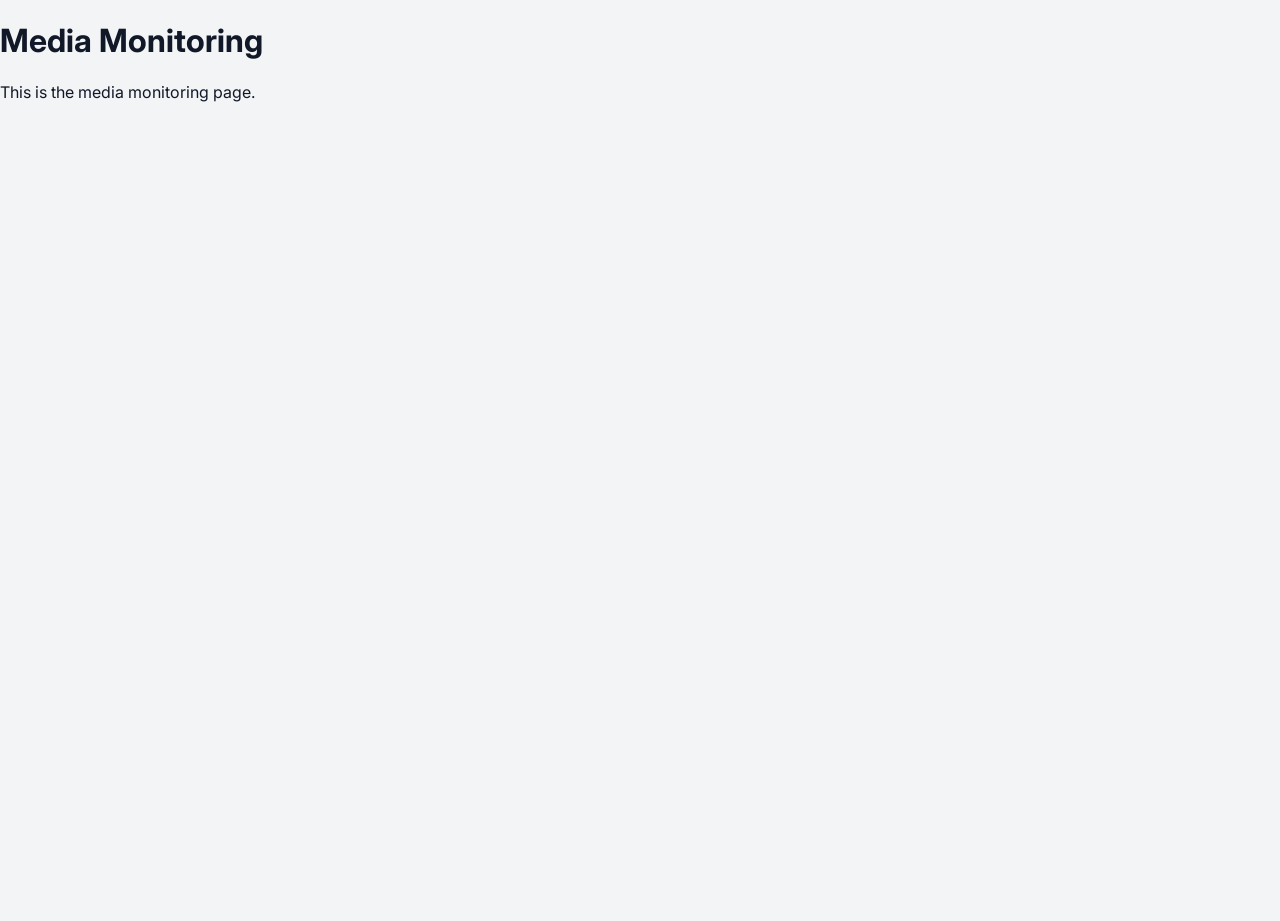
<file: src/frontend/media_analysis.html>
<!DOCTYPE html>
<html lang="en">
<head>
    <meta charset="UTF-8">
    <meta name="viewport" content="width=device-width, initial-scale=1.0">
    <title>Media Monitoring</title>
    <link rel="stylesheet" href="style.css?v=1.1">
</head>
<body>
    <div class="container">
        <header class="entity-header">
            <h1>Media Monitoring</h1>
        </header>
        <main>
            <p>This is the media monitoring page.</p>
        </main>
    </div>
</body>
</html>
</file>
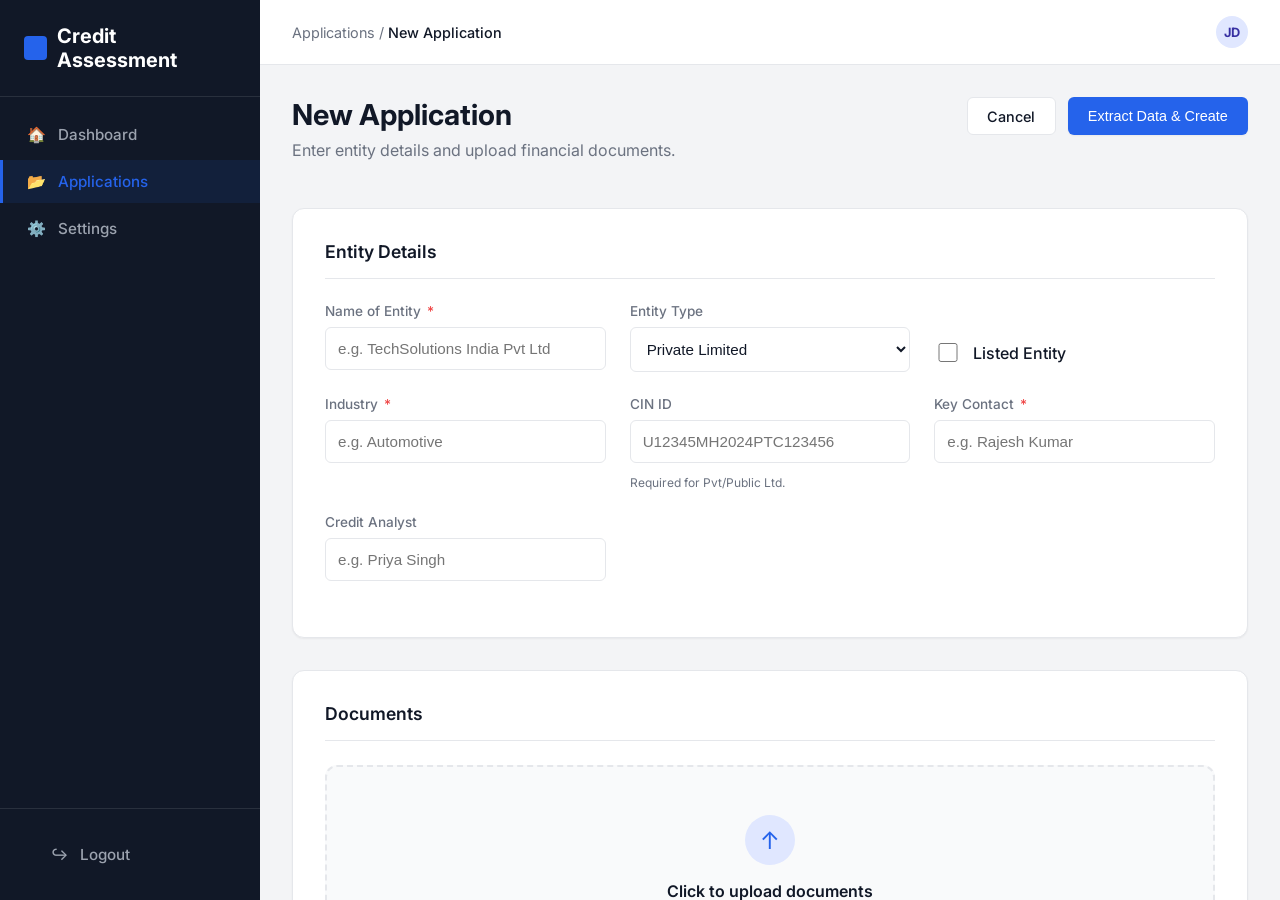
<file: src/frontend/new-entity.html>
<!DOCTYPE html>
<html lang="en">
<head>
    <meta charset="UTF-8">
    <meta name="viewport" content="width=device-width, initial-scale=1.0">
    <title>New Application</title>
    <link rel="stylesheet" href="style.css?v=1.2">
</head>
<body>
    <div class="app-layout">
        <aside class="app-sidebar">
            <div class="sidebar-header">
                <span style="background:var(--primary-color); width:24px; height:24px; border-radius:4px; display:inline-block;"></span>
                Credit Assessment
            </div>
            <nav class="sidebar-nav">
                <a href="index.html" class="nav-item"><span>🏠</span> Dashboard</a>
                <a href="#" class="nav-item active"><span>📂</span> Applications</a>
                <!-- <a href="#" class="nav-item"><span>👥</span> Customers</a> -->
                <a href="settings.html" class="nav-item"><span>⚙️</span> Settings</a>
            </nav>
            <div class="sidebar-footer">
                <a href="#" class="nav-item"><span>↪️</span> Logout</a>
            </div>
        </aside>

        <div class="main-content">
            <header class="top-bar">
                <div class="breadcrumb">Applications / <span style="color:var(--text-main); font-weight:500;">New Application</span></div>
                <div style="width: 32px; height: 32px; background: #e0e7ff; color: #3730a3; border-radius: 50%; display: flex; align-items: center; justify-content: center; font-weight: bold; font-size: 0.8rem;">JD</div>
            </header>

            <div class="content-scrollable">
                
                <div class="page-header">
                    <div>
                        <h1>New Application</h1>
                        <p style="color: var(--text-muted); margin-top: 0.5rem;">Enter entity details and upload financial documents.</p>
                    </div>
                    <div class="header-actions">
                        <a href="index.html" class="btn btn-secondary">Cancel</a>
                        <button id="extract-data-btn" class="btn btn-primary">Extract Data & Create</button>
                    </div>
                </div>

                <div class="form-card">
                    <h3 class="form-section-title">Entity Details</h3>
                    
                    <div class="form-grid">
                        <div class="form-group">
                            <label for="entity-name">Name of Entity <span class="required">*</span></label>
                            <input type="text" id="entity-name" placeholder="e.g. TechSolutions India Pvt Ltd">
                        </div>
                        <div class="form-group">
                            <label for="entity-type">Entity Type</label>
                            <select id="entity-type">
                                <option value="Private Limited">Private Limited</option>
                                <option value="Public Limited">Public Limited</option>
                                <option value="Proprietorship">Proprietorship</option>
                                <option value="Partnership">Partnership</option>
                                <option value="LLP">LLP</option>
                            </select>
                        </div>
                        <div class="checkbox-group">
                            <input type="checkbox" id="listed-entity">
                            <label for="listed-entity">Listed Entity</label>
                        </div>
                    </div>

                    <div class="form-grid">
                        <div class="form-group">
                            <label for="industry">Industry <span class="required">*</span></label>
                            <input type="text" id="industry" placeholder="e.g. Automotive">
                        </div>
                        <div class="form-group">
                            <label for="cin-id">CIN ID</label>
                            <input type="text" id="cin-id" placeholder="U12345MH2024PTC123456">
                            <small style="font-size:0.75rem; color:var(--text-muted); margin-top:4px;">Required for Pvt/Public Ltd.</small>
                        </div>
                        <div class="form-group">
                            <label for="key-contact">Key Contact <span class="required">*</span></label>
                            <input type="text" id="key-contact" placeholder="e.g. Rajesh Kumar">
                        </div>
                    </div>

                    <div class="form-grid">
                        <div class="form-group">
                            <label for="credit-analyst">Credit Analyst</label>
                            <input type="text" id="credit-analyst" placeholder="e.g. Priya Singh">
                        </div>
                    </div>
                </div>

                <div class="form-card" id="upload-container">
                    <h3 class="form-section-title">Documents</h3>
                    
                    <div class="upload-section">
                        <div class="upload-zone">
                            <div class="upload-icon-circle">↑</div>
                            <p class="upload-text-main">Click to upload documents</p>
                            <p class="upload-text-sub">PDF, Excel, Word, or Images</p>
                            <input type="file" id="document-upload" multiple>
                        </div>
                    </div>

                    <div class="uploaded-files-section" style="margin-top: 2rem;">
                        <h4 style="margin: 0 0 1rem 0; font-size: 0.95rem; color: var(--text-main);">Uploaded Files</h4>
                        <div class="table-container">
                            <table class="company-table" id="uploaded-files-table">
                                <thead>
                                    <tr>
                                        <th style="width: 40%;">File Name</th>
                                        <th style="width: 30%;">File Type</th>
                                        <th style="width: 20%;">Year</th>
                                        <th style="width: 10%;"></th>
                                    </tr>
                                </thead>
                                <tbody>
                                    </tbody>
                            </table>
                        </div>
                    </div>
                </div>

            </div>
        </div>
    </div>

    <script src="utils.js?v=1.3"></script>
    <script src="new-entity.js?v=1.4"></script>
</body>
</html>
</file>
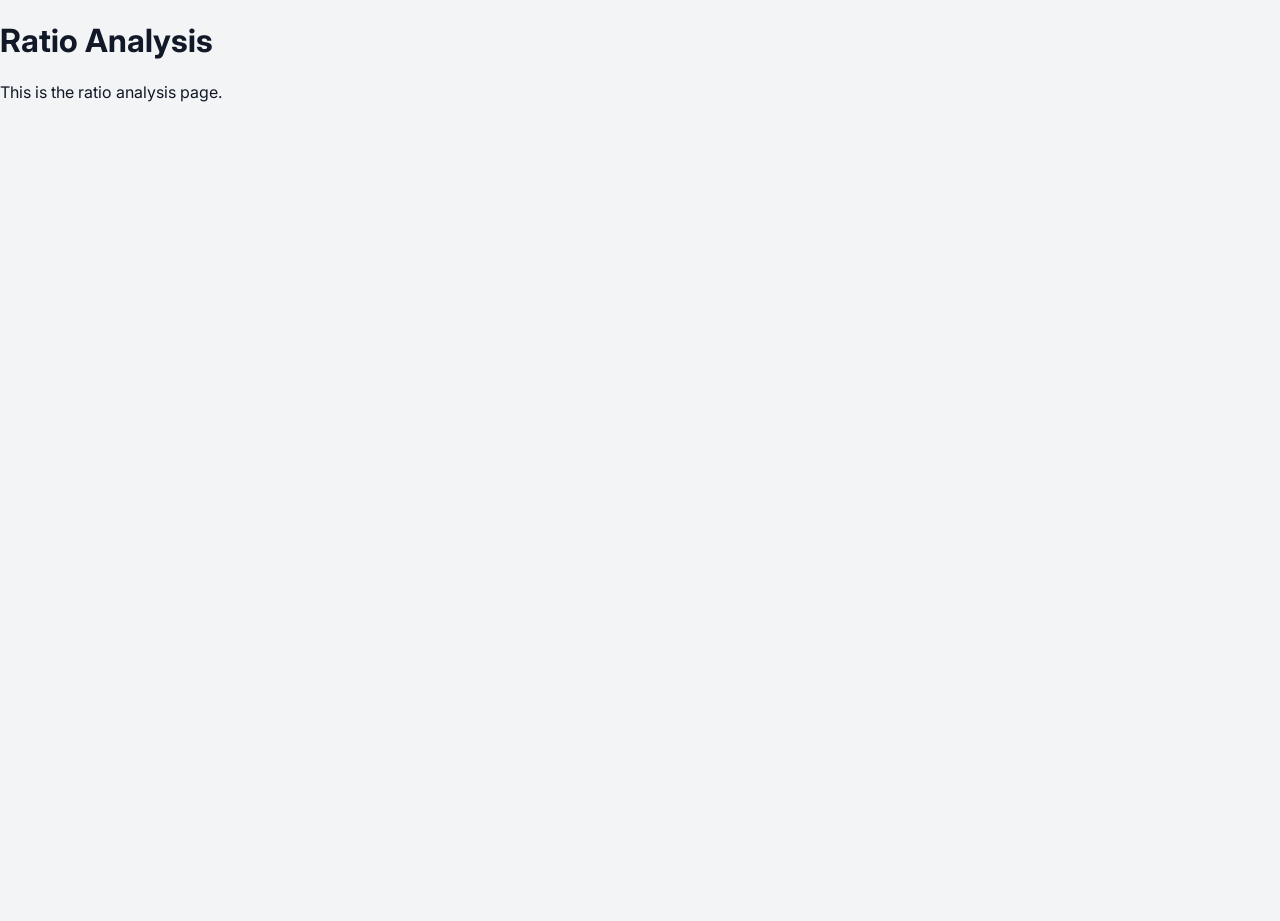
<file: src/frontend/ratio_analysis.html>
<!DOCTYPE html>
<html lang="en">
<head>
    <meta charset="UTF-8">
    <meta name="viewport" content="width=device-width, initial-scale=1.0">
    <title>Ratio Analysis</title>
    <link rel="stylesheet" href="style.css?v=1.1">
</head>
<body>
    <div class="container">
        <header class="entity-header">
            <h1>Ratio Analysis</h1>
        </header>
        <main>
            <p>This is the ratio analysis page.</p>
        </main>
    </div>
</body>
</html>
</file>
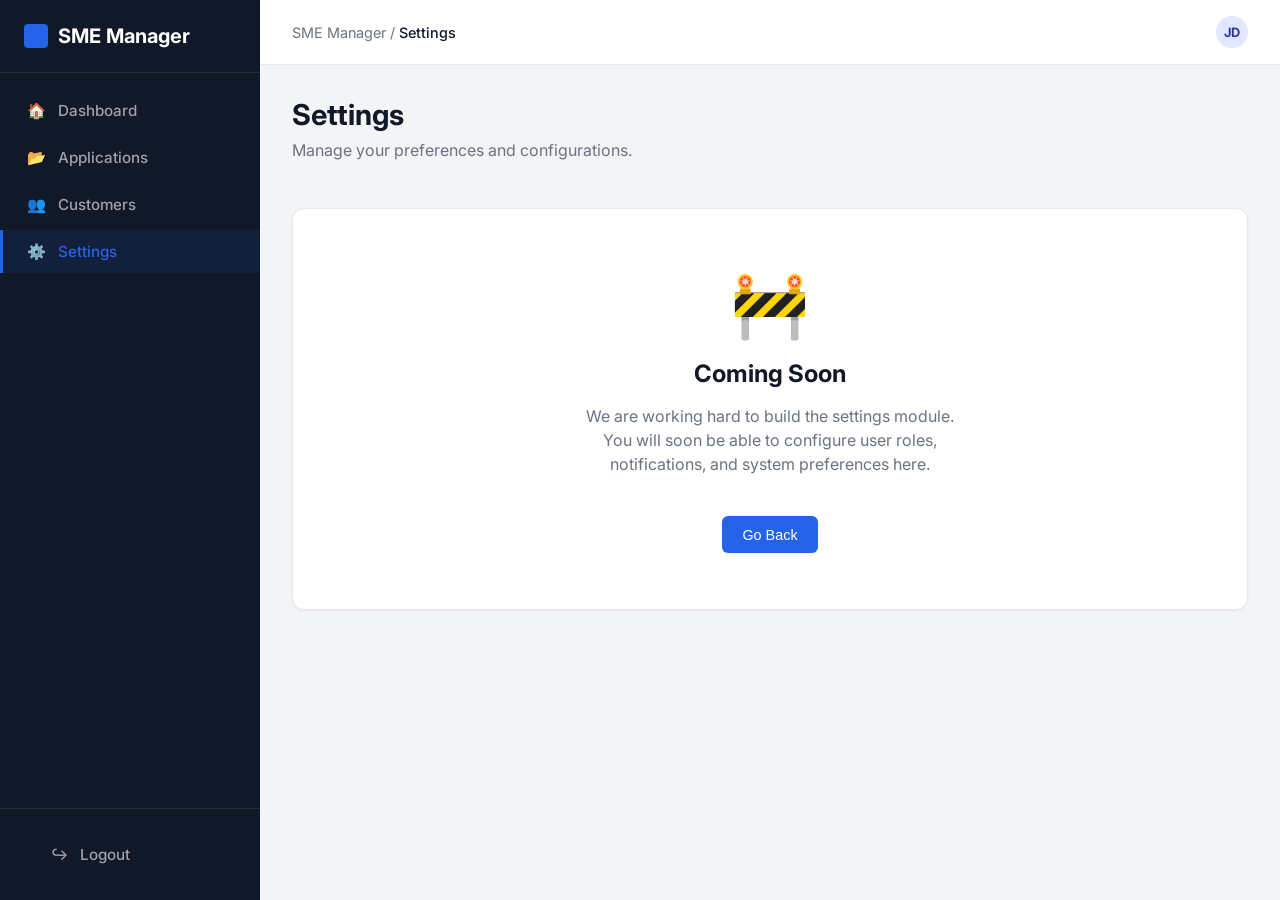
<file: src/frontend/settings.html>
<!DOCTYPE html>
<html lang="en">
<head>
    <meta charset="UTF-8">
    <meta name="viewport" content="width=device-width, initial-scale=1.0">
    <title>Settings - SME Manager</title>
    <link rel="stylesheet" href="style.css">
</head>
<body>
    <div class="app-layout">
        <aside class="app-sidebar">
            <div class="sidebar-header">
                <span style="background:var(--primary-color); width:24px; height:24px; border-radius:4px; display:inline-block;"></span>
                SME Manager
            </div>
            <nav class="sidebar-nav">
                <a href="index.html" class="nav-item"><span>🏠</span> Dashboard</a>
                <a href="index.html" class="nav-item"><span>📂</span> Applications</a>
                <a href="#" class="nav-item"><span>👥</span> Customers</a>
                <a href="settings.html" class="nav-item active"><span>⚙️</span> Settings</a>
            </nav>
            <div class="sidebar-footer">
                <a href="#" class="nav-item"><span>↪️</span> Logout</a>
            </div>
        </aside>

        <div class="main-content">
            <header class="top-bar">
                <div class="breadcrumb">SME Manager / <span style="color:var(--text-main); font-weight:500;">Settings</span></div>
                <div style="width: 32px; height: 32px; background: #e0e7ff; color: #3730a3; border-radius: 50%; display: flex; align-items: center; justify-content: center; font-weight: bold; font-size: 0.8rem;">
                    JD
                </div>
            </header>

            <div class="content-scrollable">
                
                <div class="page-header">
                    <div>
                        <h1>Settings</h1>
                        <p style="color: var(--text-muted); margin-top: 0.5rem;">Manage your preferences and configurations.</p>
                    </div>
                </div>

                <div style="display: flex; justify-content: center; align-items: center; min-height: 400px; background: white; border-radius: 12px; border: 1px solid var(--border-color); box-shadow: 0 1px 3px rgba(0,0,0,0.05);">
                    <div style="text-align: center; max-width: 400px; padding: 2rem;">
                        <div style="font-size: 4rem; margin-bottom: 1rem;">🚧</div>
                        <h2 style="margin: 0 0 0.5rem 0; color: var(--text-main);">Coming Soon</h2>
                        <p style="color: var(--text-muted); line-height: 1.5;">
                            We are working hard to build the settings module. <br>
                            You will soon be able to configure user roles, notifications, and system preferences here.
                        </p>
                        <button onclick="history.back()" class="btn btn-primary" style="margin-top: 1.5rem;">Go Back</button>
                    </div>
                </div>

            </div>
        </div>
    </div>
</body>
</html>
</file>
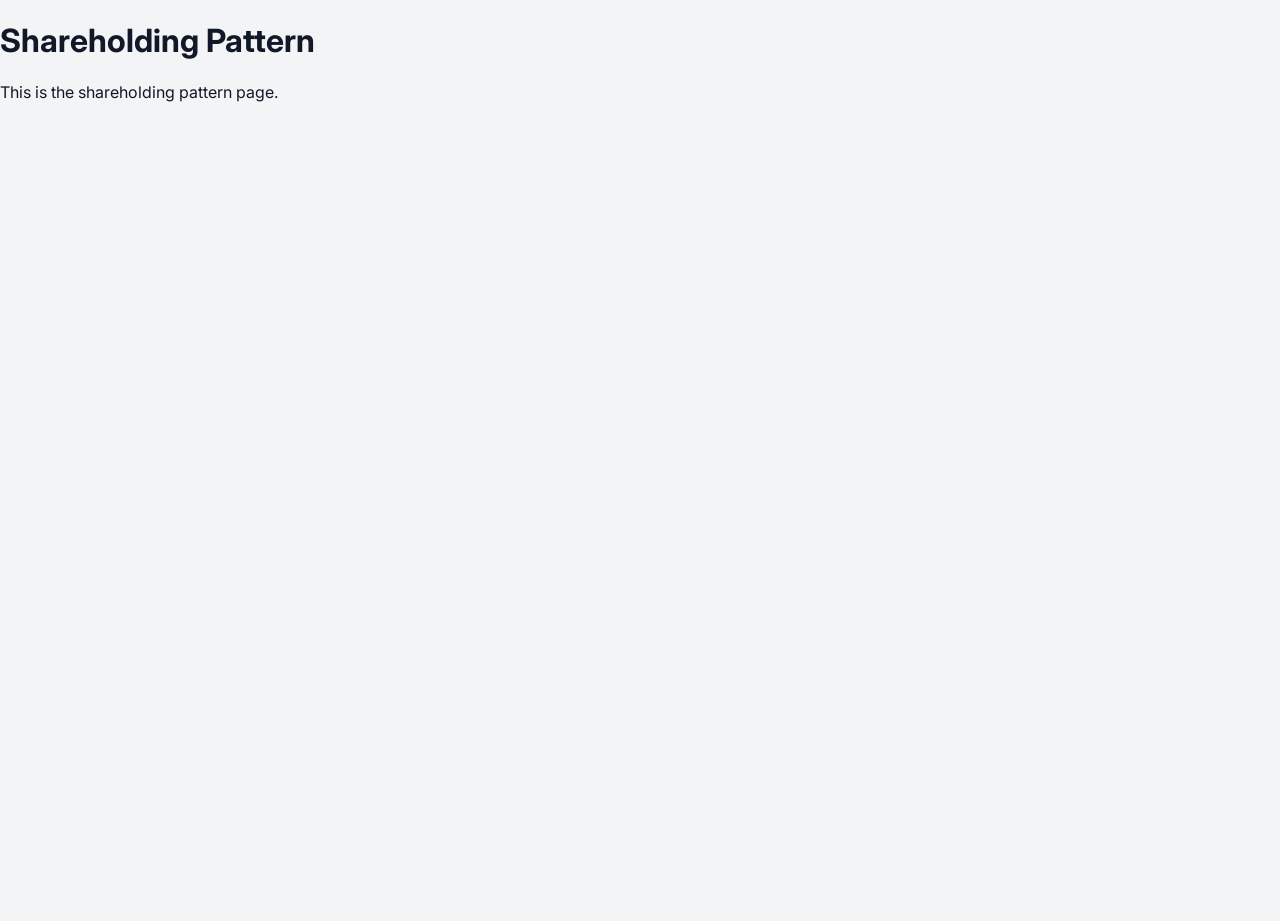
<file: src/frontend/shareholding_analysis.html>
<!DOCTYPE html>
<html lang="en">
<head>
    <meta charset="UTF-8">
    <meta name="viewport" content="width=device-width, initial-scale=1.0">
    <title>Shareholding Pattern</title>
    <link rel="stylesheet" href="style.css?v=1.1">
</head>
<body>
    <div class="container">
        <header class="entity-header">
            <h1>Shareholding Pattern</h1>
        </header>
        <main>
            <p>This is the shareholding pattern page.</p>
        </main>
    </div>
</body>
</html>
</file>
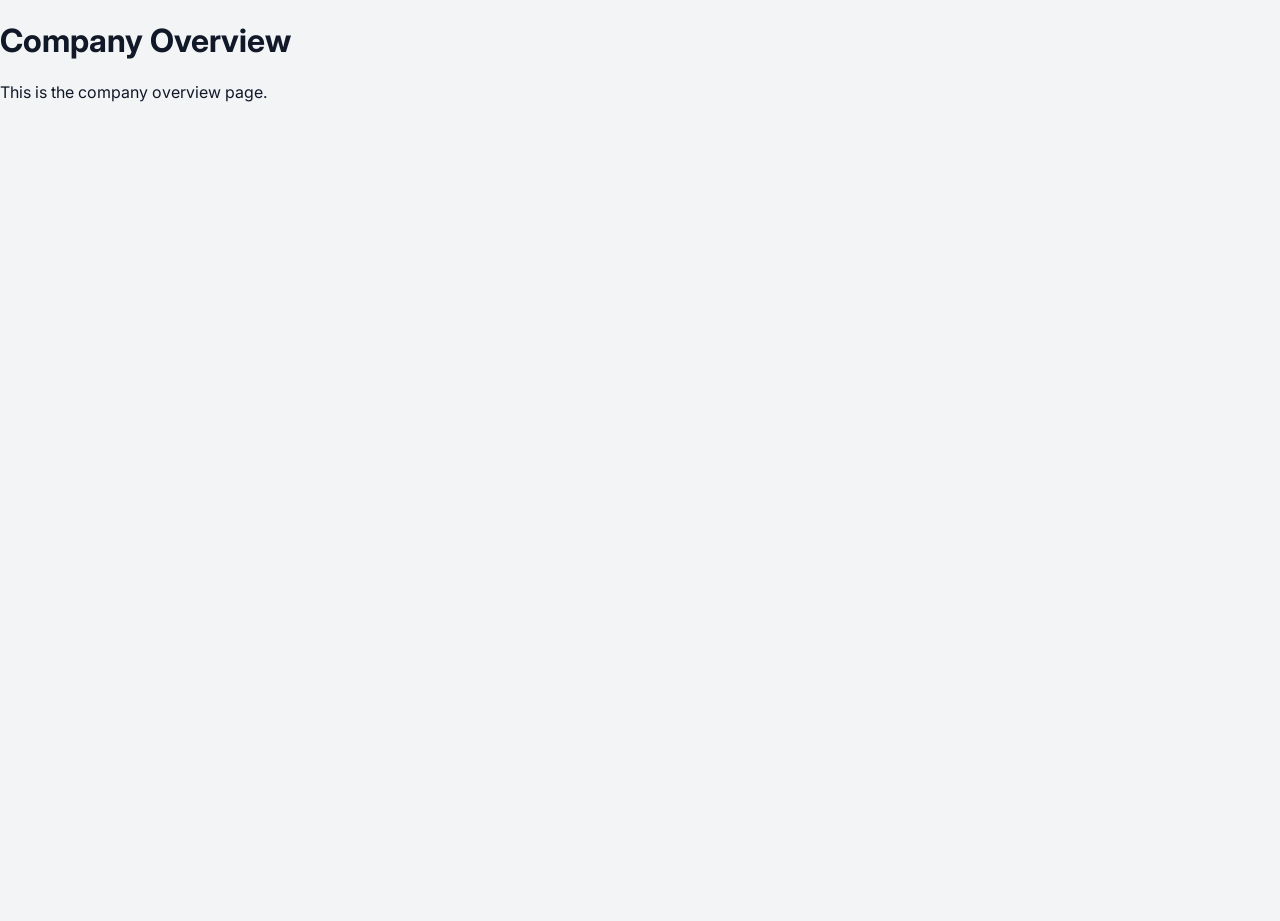
<file: src/frontend/summary.html>
<!DOCTYPE html>
<html lang="en">
<head>
    <meta charset="UTF-8">
    <meta name="viewport" content="width=device-width, initial-scale=1.0">
    <title>Company Overview</title>
    <link rel="stylesheet" href="style.css?v=1.1">
</head>
<body>
    <div class="container">
        <header class="entity-header">
            <h1>Company Overview</h1>
        </header>
        <main>
            <p>This is the company overview page.</p>
        </main>
    </div>
</body>
</html>
</file>
<file: src/frontend/style.css>
@import url('https://fonts.googleapis.com/css2?family=Inter:wght@400;500;600;700&display=swap');

:root {
    /* --- New Palette based on Credit Assessment --- */
    --bg-body: #f3f4f6;          /* Light gray background */
    --bg-card: #ffffff;          /* White containers */
    
    --sidebar-bg: #111827;       /* Dark Navy Sidebar */
    --sidebar-hover: #1f2937;    
    --sidebar-text: #9ca3af;
    --sidebar-text-active: #ffffff;

    --primary-color: #2563eb;    /* Bright Blue (Action buttons/Active states) */
    --primary-hover: #1d4ed8;
    
    --text-main: #111827;        /* Nearly black */
    --text-muted: #6b7280;       /* Gray text */
    
    --border-color: #e5e7eb;     /* Light border */
    
    --success-green: #10b981;
    --danger-red: #ef4444;
}

body {
    font-family: 'Inter', sans-serif;
    background-color: var(--bg-body);
    color: var(--text-main);
    margin: 0;
    padding: 0;
    height: 100vh;
    overflow: hidden; /* Main scroll handled inside content area */
}

/* --- Layout Structure --- */
.app-layout {
    display: flex;
    height: 100vh;
    width: 100%;
}

/* --- Sidebar --- */
.app-sidebar {
    width: 260px;
    background-color: var(--sidebar-bg);
    color: var(--sidebar-text);
    display: flex;
    flex-direction: column;
    flex-shrink: 0;
}

.sidebar-header {
    padding: 1.5rem;
    color: white;
    font-size: 1.25rem;
    font-weight: 700;
    display: flex;
    align-items: center;
    gap: 10px;
    border-bottom: 1px solid rgba(255,255,255,0.1);
}

.sidebar-nav {
    flex: 1;
    padding: 1rem 0;
    display: flex;
    flex-direction: column;
    gap: 0.25rem;
}

.nav-item {
    padding: 0.75rem 1.5rem;
    display: flex;
    align-items: center;
    gap: 12px;
    color: var(--sidebar-text);
    text-decoration: none;
    font-size: 0.95rem;
    font-weight: 500;
    transition: all 0.2s;
    border-left: 3px solid transparent;
}

.nav-item:hover {
    background-color: var(--sidebar-hover);
    color: white;
}

.nav-item.active {
    background-color: rgba(37, 99, 235, 0.1); /* Low opacity blue */
    color: var(--primary-color);
    border-left-color: var(--primary-color);
}

.sidebar-footer {
    padding: 1.5rem;
    border-top: 1px solid rgba(255,255,255,0.1);
}

/* --- Main Content Area --- */
.main-content {
    flex: 1;
    display: flex;
    flex-direction: column;
    overflow: hidden;
    position: relative;
}

/* Top Header Bar */
.top-bar {
    height: 64px;
    background-color: var(--bg-card);
    border-bottom: 1px solid var(--border-color);
    display: flex;
    align-items: center;
    justify-content: space-between;
    padding: 0 2rem;
    flex-shrink: 0;
}

.breadcrumb {
    color: var(--text-muted);
    font-size: 0.9rem;
}

/* Scrollable Content Wrapper */
.content-scrollable {
    flex: 1;
    overflow-y: auto;
    padding: 2rem;
}

/* --- Page Headers --- */
.page-header {
    display: flex;
    justify-content: space-between;
    align-items: flex-start;
    margin-bottom: 2rem;
}

.page-header h1 {
    margin: 0;
    font-size: 1.8rem;
    font-weight: 700;
    color: var(--text-main);
}

.header-actions {
    display: flex;
    gap: 0.75rem;
}

/* --- Buttons --- */
.btn {
    padding: 0.6rem 1.2rem;
    border-radius: 6px;
    font-size: 0.9rem;
    font-weight: 500;
    cursor: pointer;
    transition: all 0.2s;
    border: 1px solid transparent;
    display: inline-flex;
    align-items: center;
    justify-content: center;
    text-decoration: none;
}

.btn-primary {
    background-color: var(--primary-color);
    color: white;
    box-shadow: 0 1px 2px rgba(0,0,0,0.05);
}

.btn-primary:hover {
    background-color: var(--primary-hover);
}

.btn-secondary {
    background-color: white;
    border-color: var(--border-color);
    color: var(--text-main);
}

.btn-secondary:hover {
    background-color: #f9fafb;
    border-color: #d1d5db;
}

.btn:disabled {
    opacity: 0.6;
    cursor: not-allowed;
}

/* --- Tabs (Pill/Underline Style) --- */
.tabs-nav {
    display: flex;
    gap: 2rem;
    border-bottom: 1px solid var(--border-color);
    margin-bottom: 1.5rem;
    background: transparent;
}

.tab-btn {
    background: none;
    border: none;
    padding: 0.75rem 0;
    font-size: 0.95rem;
    font-weight: 500;
    color: var(--text-muted);
    cursor: pointer;
    border-bottom: 2px solid transparent;
    transition: color 0.2s;
}

.tab-btn:hover {
    color: var(--primary-color);
}

.tab-btn.active {
    color: var(--primary-color);
    border-bottom-color: var(--primary-color);
}

/* --- Tab Content --- */
.tab-content {
    display: none;
    animation: fadeIn 0.3s ease;
}
.tab-content.active {
    display: block;
}

@keyframes fadeIn {
    from { opacity: 0; transform: translateY(5px); }
    to { opacity: 1; transform: translateY(0); }
}

/* --- Cards & Containers --- */
.table-container, .document-view-section, .cam-layout {
    background: var(--bg-card);
    border: 1px solid var(--border-color);
    border-radius: 12px;
    box-shadow: 0 1px 3px rgba(0,0,0,0.05);
    overflow: hidden;
}

/* --- Tables --- */
.company-table {
    width: 100%;
    border-collapse: collapse;
}

.company-table th {
    background-color: #f9fafb;
    color: var(--text-muted);
    font-weight: 600;
    font-size: 0.75rem;
    text-transform: uppercase;
    letter-spacing: 0.05em;
    padding: 1rem 1.5rem;
    border-bottom: 1px solid var(--border-color);
}

.company-table td {
    padding: 1rem 1.5rem;
    border-bottom: 1px solid var(--border-color);
    color: var(--text-main);
    font-size: 0.9rem;
}

.company-table tr:last-child td {
    border-bottom: none;
}

.company-table input[type="text"] {
    width: 100%;
    padding: 0.5rem;
    border: 1px solid var(--border-color);
    border-radius: 4px;
    font-size: 0.9rem;
}

/* --- CAM Specific Layout (Nested Sidebar) --- */
.cam-layout {
    display: flex;
    height: 700px; /* Fixed height for inner scroll */
    border-radius: 12px;
    border: 1px solid var(--border-color);
}

.cam-sidebar {
    width: 240px;
    background-color: #f9fafb; /* Light gray for inner sidebar */
    border-right: 1px solid var(--border-color);
    overflow-y: auto;
}

.cam-sidebar-group {
    padding: 1rem 0;
    border-bottom: 1px solid var(--border-color);
}

.cam-sidebar-header {
    padding: 0.5rem 1.25rem;
    font-size: 0.75rem;
    font-weight: 700;
    color: var(--text-muted);
    text-transform: uppercase;
}

.cam-sidebar-btn {
    display: block;
    width: 100%;
    text-align: left;
    padding: 0.6rem 1.25rem;
    background: none;
    border: none;
    cursor: pointer;
    font-size: 0.9rem;
    color: var(--text-main);
    border-left: 3px solid transparent;
}

.cam-sidebar-btn:hover {
    background-color: #e5e7eb;
}

.cam-sidebar-btn.active {
    background-color: #eff6ff;
    color: var(--primary-color);
    border-left-color: var(--primary-color);
    font-weight: 600;
}

.cam-viewer {
    flex: 1;
    background-color: white;
    display: flex;
    flex-direction: column;
}

.cam-viewer-header {
    padding: 1.25rem 2rem;
    border-bottom: 1px solid var(--border-color);
    display: flex;
    justify-content: space-between;
    align-items: center;
}

.cam-viewer-header h2 {
    font-size: 1.1rem;
    font-weight: 600;
    margin: 0;
}

.cam-viewer-content {
    flex: 1;
    padding: 0; /* Content padding handled by markdown-body */
    overflow-y: auto;
}

/* Markdown Content adjustments */
.markdown-body {
    padding: 2rem;
    line-height: 1.6;
    color: var(--text-main);
}

/* --- Dashboard Stats Grid --- */
/* --- Dashboard Stats Grid (Updated to match reference) --- */
.dashboard-stats {
    display: grid;
    grid-template-columns: repeat(4, 1fr); /* Force 4 columns like reference */
    gap: 1.5rem;
    margin-bottom: 2rem;
}

.stat-card {
    background: white;
    padding: 1.25rem 1.5rem;
    border-radius: 12px;
    border: 1px solid #f3f4f6; /* Very subtle border */
    box-shadow: 0 1px 3px rgba(0,0,0,0.02); /* Almost invisible shadow */
    display: flex;
    justify-content: space-between;
    align-items: center;
}

.stat-content h4 {
    margin: 0 0 0.25rem 0;
    font-size: 0.75rem;
    color: #6b7280; /* Muted gray */
    font-weight: 600;
    text-transform: uppercase;
    letter-spacing: 0.05em;
}

.stat-content .value {
    font-size: 1.5rem;
    font-weight: 700;
    color: #111827;
    margin: 0;
    line-height: 1.2;
}

.stat-icon {
    width: 40px;
    height: 40px;
    border-radius: 8px; /* Rounded square look */
    display: flex;
    align-items: center;
    justify-content: center;
    font-size: 1.1rem;
    color: white;
}

/* --- Clean Table Styling (Updated to match reference) --- */
.table-container {
    background: white;
    border: 1px solid #f3f4f6;
    border-radius: 12px;
    box-shadow: 0 1px 2px rgba(0,0,0,0.02);
    padding-bottom: 1rem;
}

.company-table {
    width: 100%;
    border-collapse: separate;
    border-spacing: 0;
}

.company-table th {
    background-color: transparent;
    color: #9ca3af;
    font-weight: 600;
    font-size: 0.7rem;
    text-transform: uppercase;
    letter-spacing: 0.05em;
    padding: 1.25rem 2rem;
    border-bottom: 1px solid #f3f4f6;
    text-align: left;
}

.company-table td {
    padding: 1rem 2rem;
    border-bottom: 1px solid #f9fafb; /* Extremely subtle divider */
    color: #111827;
    font-size: 0.9rem;
    vertical-align: middle;
}

.company-table tr:hover td {
    background-color: #f9fafb;
}

/* --- Add to the bottom of style.css --- */

/* Delete Button (Trash Icon) */
.btn-trash {
    background: none;
    border: none;
    cursor: pointer;
    color: #9ca3af; /* Grey */
    padding: 6px;
    border-radius: 4px;
    transition: all 0.2s;
    display: inline-flex;
    align-items: center;
    justify-content: center;
}

.btn-trash:hover {
    color: #ef4444; /* Red */
    background-color: #fef2f2; /* Light red bg */
}

/* Customer Column Styling */
.customer-name {
    font-weight: 600;
    color: #111827;
    display: block;
}

.customer-industry {
    font-size: 0.75rem;
    color: #9ca3af;
    display: block;
    margin-top: 2px;
}

/* ID Column */
.td-id {
    font-family: 'Inter', sans-serif;
    color: #6b7280;
    font-size: 0.85rem;
}

/* View Link */
.view-link {
    color: var(--primary-color);
    text-decoration: none;
    font-weight: 500;
    font-size: 0.85rem;
}
.view-link:hover {
    text-decoration: underline;
}

/* --- Refined Status Badges --- */
.badge {
    padding: 4px 10px;
    border-radius: 6px;
    font-size: 0.75rem;
    font-weight: 600;
    display: inline-block;
    text-transform: capitalize;
}

.badge.draft { 
    background-color: white; 
    color: #4b5563; 
    border: 1px solid #e5e7eb;
}

.badge.approved { 
    background-color: #dcfce7; 
    color: #166534; 
    border: 1px solid transparent;
}

.badge.risk-review { 
    background-color: #eff6ff; 
    color: #1e40af; 
}

.badge.rejected { 
    background-color: #fef2f2; 
    color: #991b1b; 
}

/* --- Search Bar --- */
.search-input {
    background: #f3f4f6;
    border: none;
    padding: 0.6rem 1rem;
    border-radius: 8px;
    width: 300px;
    color: var(--text-main);
}

/* --- Modern Form Styling (Append to style.css) --- */

/* Card container for form sections */
.form-card {
    background: var(--bg-card);
    border: 1px solid var(--border-color);
    border-radius: 12px;
    padding: 2rem;
    margin-bottom: 2rem;
    box-shadow: 0 1px 2px rgba(0,0,0,0.05);
}

.form-section-title {
    font-size: 1.1rem;
    font-weight: 600;
    margin-top: 0;
    margin-bottom: 1.5rem;
    color: var(--text-main);
    border-bottom: 1px solid var(--border-color);
    padding-bottom: 1rem;
}

/* Grid layout for 3-column forms */
.form-grid {
    display: grid;
    grid-template-columns: repeat(3, 1fr); /* 3 equal columns */
    gap: 1.5rem;
    margin-bottom: 1.5rem;
}

/* Form Group (Label + Input) */
.form-group {
    display: flex;
    flex-direction: column;
    gap: 0.5rem;
}

.form-group label {
    font-size: 0.85rem;
    font-weight: 500;
    color: var(--text-muted);
}

.form-group input[type="text"], 
.form-group select {
    padding: 0.75rem;
    border: 1px solid var(--border-color);
    border-radius: 6px;
    font-size: 0.95rem;
    color: var(--text-main);
    background-color: white;
    outline: none;
    transition: border-color 0.2s, box-shadow 0.2s;
    width: 100%;
    box-sizing: border-box; /* Ensures padding doesn't break layout */
}

.form-group input:focus, 
.form-group select:focus {
    border-color: var(--primary-color);
    box-shadow: 0 0 0 3px rgba(37, 99, 235, 0.1);
}

.required {
    color: var(--danger-red);
    margin-left: 2px;
}

/* Checkbox specific styling */
.checkbox-group {
    display: flex;
    align-items: center;
    gap: 0.75rem;
    padding-top: 1.9rem; /* Vertically align with inputs */
}

.checkbox-group input[type="checkbox"] {
    width: 1.2rem;
    height: 1.2rem;
    cursor: pointer;
    accent-color: var(--primary-color);
}

.checkbox-group label {
    margin: 0;
    cursor: pointer;
    font-weight: 500;
    color: var(--text-main);
}

/* Modern Upload Zone */
.upload-zone {
    border: 2px dashed var(--border-color);
    border-radius: 12px;
    padding: 3rem;
    text-align: center;
    background-color: #f9fafb;
    transition: all 0.2s;
    cursor: pointer;
    position: relative;
    display: flex;
    flex-direction: column;
    align-items: center;
    justify-content: center;
}

.upload-zone:hover {
    background-color: #eff6ff;
    border-color: var(--primary-color);
}

.upload-icon-circle {
    width: 50px;
    height: 50px;
    background-color: #e0e7ff;
    color: var(--primary-color);
    border-radius: 50%;
    display: flex;
    align-items: center;
    justify-content: center;
    font-size: 1.5rem;
    margin-bottom: 1rem;
}

/* Make the file input cover the whole zone but be invisible */
#document-upload {
    position: absolute;
    top: 0;
    left: 0;
    width: 100%;
    height: 100%;
    opacity: 0;
    cursor: pointer;
}

/* Helper text inside upload zone */
.upload-text-main {
    font-weight: 600; 
    color: var(--text-main); 
    margin: 0;
}

.upload-text-sub {
    margin: 0.5rem 0 0; 
    font-size: 0.85rem; 
    color: var(--text-muted);
}



/*UTIL.JS TAble styles*/
/* --- Modern Data Grid & Tooltip Styles --- */

/* --- Modern Data Grid & Tooltip Styles --- */

/* --- Exact Clean Table UI --- */

/* 1. Cell Wrapper: Aligns Unit, Number, and Icon */
.data-cell-wrapper {
    display: flex;
    align-items: center;
    justify-content: flex-end; /* Pushes everything to the right */
    gap: 8px; /* Space between number and icon */
    height: 100%;
    padding: 4px 0;
}

/* 2. The Number (Read-Only Input) */
.clean-input {
    width: auto;                  /* Width fits content */
    min-width: 60px;              /* Minimum width for alignment */
    max-width: 100px;
    border: none !important;      /* FORCE REMOVE BORDER */
    background: transparent !important; /* FORCE TRANSPARENT */
    box-shadow: none !important;  /* FORCE NO SHADOW */
    
    font-family: 'Inter', sans-serif;
    font-size: 0.95rem;
    font-weight: 600;             /* Slightly bold like the image */
    color: var(--text-main);
    text-align: right;
    
    cursor: default;              /* Regular mouse cursor */
    outline: none;                /* No blue outline on click */
}

/* 3. The Unit (e.g. "CR") */
.data-unit {
    font-size: 0.7rem;
    color: #9ca3af; /* Light grey */
    font-weight: 600;
    text-transform: uppercase;
    margin-right: 4px;
}

/* 4. The 'i' Icon (Always Visible) */
.info-icon {
    display: flex;
    align-items: center;
    justify-content: center;
    width: 16px;
    height: 16px;
    border-radius: 50%;
    background-color: #f3f4f6; /* Very light grey background */
    color: #9ca3af;            /* Grey 'i' text */
    font-size: 0.7rem;
    font-weight: bold;
    font-family: serif;
    cursor: help;
    flex-shrink: 0;            /* Prevents squishing */
    border: 1px solid #e5e7eb; /* Subtle border */
    transition: all 0.2s;
}

.info-icon:hover {
    background-color: var(--primary-color);
    color: white;
    border-color: var(--primary-color);
}

/* 5. Floating Tooltip (Hidden by default, shows on Icon Hover) */
.hover-tooltip {
    visibility: hidden;
    opacity: 0;
    position: absolute;
    bottom: 100%;
    right: 0;
    width: 280px;
    background: white;
    border: 1px solid var(--border-color);
    box-shadow: 0 4px 6px -1px rgba(0, 0, 0, 0.1), 0 2px 4px -1px rgba(0, 0, 0, 0.06);
    padding: 12px;
    border-radius: 8px;
    z-index: 50;
    text-align: left;
    pointer-events: none;
    transform: translateY(5px);
    transition: all 0.2s;
}

.info-icon:hover + .hover-tooltip {
    visibility: visible;
    opacity: 1;
    transform: translateY(-5px);
    pointer-events: auto;
}

/* Tooltip Text Styling */
.tooltip-row {
    margin-bottom: 6px;
    font-size: 0.8rem;
    line-height: 1.4;
    color: #374151;
}
.tooltip-label {
    display: block;
    font-size: 0.7rem;
    font-weight: 700;
    color: #6b7280;
    text-transform: uppercase;
    margin-bottom: 2px;
}
</file>
